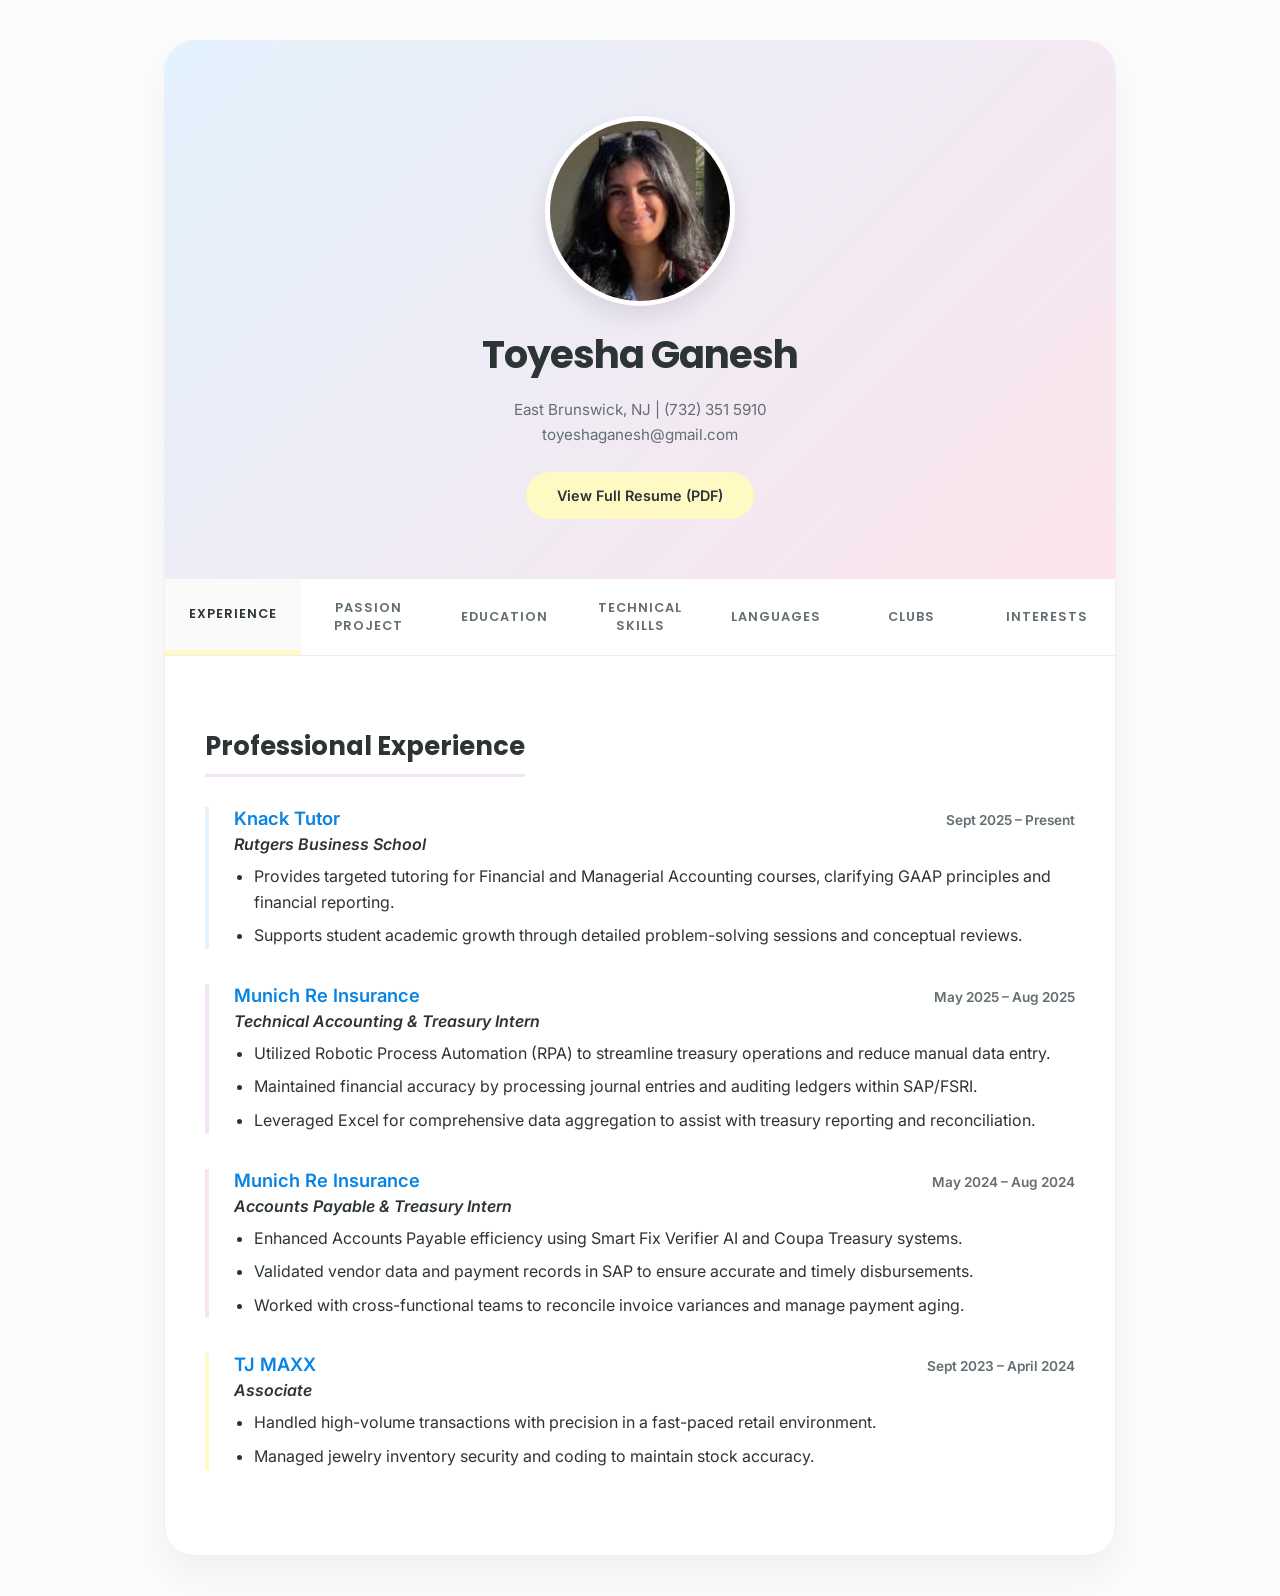
<file: index.html>
<!DOCTYPE html>
<html lang="en">
<head>
    <meta charset="UTF-8">
    <meta name="viewport" content="width=device-width, initial-scale=1.0">
    <title>Toyesha Ganesh | Professional Portfolio</title>
    <link href="https://fonts.googleapis.com/css2?family=Inter:wght@300;400;600&family=Poppins:wght@600&display=swap" rel="stylesheet">
    <style>
        :root {
            --yellow: #FFF9C4; --pink: #FCE4EC; --purple: #F3E5F5; --blue: #E3F2FD;
            --orange: #FFE0B2; --green: #E8F5E9; --text-dark: #2D3436; --text-light: #636E72;
            --accent-blue: #0984e3; --accent-pink: #f06292; --accent-orange: #E67E22;
            --accent-green: #2E7D32; --accent-purple: #6c5ce7;
        }
        body { font-family: 'Inter', sans-serif; background-color: #fcfcfc; color: var(--text-dark); margin: 0; display: flex; justify-content: center; padding: 40px 20px; }
        .portfolio-card { width: 100%; max-width: 950px; background: white; border-radius: 30px; box-shadow: 0 20px 40px rgba(0,0,0,0.05); overflow: hidden; border: 1px solid #f0f0f0; }
        .hero { background: linear-gradient(135deg, var(--blue), var(--pink)); padding: 80px 40px 60px; text-align: center; position: relative; }
        .profile-container { position: relative; width: 180px; height: 180px; margin: 0 auto 25px; display: flex; justify-content: center; align-items: center; }
        .profile-halo { position: absolute; width: 100%; height: 100%; border-radius: 50%; background: linear-gradient(45deg, var(--yellow), var(--pink), var(--purple), var(--blue)); animation: rotateHalo 6s linear infinite; padding: 5px; }
        .profile-img { width: 100%; height: 100%; border-radius: 50%; border: 5px solid white; object-fit: cover; position: relative; z-index: 2; background: white; box-shadow: 0 10px 25px rgba(0,0,0,0.1); animation: float 4s ease-in-out infinite; }
        @keyframes rotateHalo { 0% { transform: rotate(0deg); } 100% { transform: rotate(360deg); } }
        @keyframes float { 0%, 100% { transform: translateY(0px); } 50% { transform: translateY(-10px); } }
        h1 { font-family: 'Poppins', sans-serif; margin: 10px 0 5px; font-size: 2.4rem; letter-spacing: -1px; }
        .contact-info { color: var(--text-light); font-size: 0.95rem; margin-bottom: 25px; line-height: 1.6; }
        .btn-resume { background-color: var(--yellow); padding: 14px 30px; border-radius: 50px; text-decoration: none; color: var(--text-dark); font-weight: 600; font-size: 0.9rem; transition: 0.3s; display: inline-block; border: 1px solid transparent; }
        .btn-resume:hover { transform: scale(1.05); background-color: white; border-color: var(--yellow); }
        
        .tabs { display: flex; background: #fff; border-bottom: 1px solid #eee; flex-wrap: wrap; }
        .tab-btn { flex: 1; padding: 20px 5px; border: none; background: none; cursor: pointer; font-weight: 600; font-family: 'Poppins', sans-serif; color: var(--text-light); transition: 0.3s; font-size: 0.8rem; text-transform: uppercase; letter-spacing: 1px; }
        .tab-btn.active { color: var(--text-dark); border-bottom: 5px solid var(--yellow); background-color: #fafafa; }
        
        .content-section { display: none; padding: 50px 40px; animation: slideUpFade 0.6s ease forwards; }
        .content-section.active { display: block; }
        @keyframes slideUpFade { from { opacity: 0; transform: translateY(20px); } to { opacity: 1; transform: translateY(0); } }
        
        .exp-item { margin-bottom: 35px; padding-left: 25px; border-left: 4px solid var(--blue); }
        .exp-header { display: flex; justify-content: space-between; align-items: baseline; flex-wrap: wrap; margin-bottom: 5px; }
        .company { font-weight: 600; color: var(--accent-blue); font-size: 1.15rem; }
        .date { font-size: 0.85rem; color: var(--text-light); font-weight: 600; }
        .job-title { display: block; font-weight: 600; margin-bottom: 10px; font-style: italic; }
        ul { padding-left: 20px; margin: 0; }
        li { margin-bottom: 8px; font-size: 1rem; line-height: 1.6; }
        .pill-group { display: flex; flex-wrap: wrap; gap: 12px; margin-top: 15px; }
        .pill { padding: 10px 22px; border-radius: 25px; font-size: 0.85rem; font-weight: 600; }
        .pill.blue { background: var(--blue); color: var(--accent-blue); }
        .pill.pink { background: var(--pink); color: var(--accent-pink); }
        .pill.purple { background: var(--purple); color: var(--accent-purple); }
        .pill.orange { background: var(--orange); color: var(--accent-orange); }
        .pill.green { background: var(--green); color: var(--accent-green); }
        h2 { font-family: 'Poppins', sans-serif; border-bottom: 3px solid var(--purple); display: inline-block; padding-bottom: 8px; margin-bottom: 30px; font-size: 1.6rem; }
        
        .iframe-container { width: 100%; border-radius: 20px; overflow: hidden; box-shadow: 0 10px 30px rgba(0,0,0,0.1); border: 1px solid #eee; }
    </style>
</head>
<body>

<div class="portfolio-card">
    <div class="hero">
        <div class="profile-container">
            <div class="profile-halo"></div>
            <img src="Assets/ProfilePic.jpeg" alt="Toyesha Ganesh" class="profile-img">
        </div>
        <h1>Toyesha Ganesh</h1>
        <p class="contact-info">East Brunswick, NJ | (732) 351 5910<br>toyeshaganesh@gmail.com</p>
        <a href="Assets/Resume.pdf" target="_blank" class="btn-resume">View Full Resume (PDF)</a>
    </div>

    <nav class="tabs">
        <button class="tab-btn active" onclick="openTab(event, 'work')">Experience</button>
        <button class="tab-btn" onclick="openTab(event, 'project')">Passion Project</button>
        <button class="tab-btn" onclick="openTab(event, 'edu')">Education</button>
        <button class="tab-btn" onclick="openTab(event, 'skills')">Technical Skills</button>
        <button class="tab-btn" onclick="openTab(event, 'langs')">Languages</button>
        <button class="tab-btn" onclick="openTab(event, 'clubs')">Clubs</button>
        <button class="tab-btn" onclick="openTab(event, 'interests')">Interests</button>
    </nav>

    <div id="work" class="content-section active">
        <h2>Professional Experience</h2>
        
        <div class="exp-item">
            <div class="exp-header"><span class="company">Knack Tutor</span><span class="date">Sept 2025 – Present</span></div>
            <span class="job-title">Rutgers Business School</span>
            <ul>
                <li>Provides targeted tutoring for Financial and Managerial Accounting courses, clarifying GAAP principles and financial reporting.</li>
                <li>Supports student academic growth through detailed problem-solving sessions and conceptual reviews.</li>
            </ul>
        </div>

        <div class="exp-item" style="border-color: var(--purple);">
            <div class="exp-header"><span class="company">Munich Re Insurance</span><span class="date">May 2025 – Aug 2025</span></div>
            <span class="job-title">Technical Accounting & Treasury Intern</span>
            <ul>
                <li>Utilized Robotic Process Automation (RPA) to streamline treasury operations and reduce manual data entry.</li>
                <li>Maintained financial accuracy by processing journal entries and auditing ledgers within SAP/FSRI.</li>
                <li>Leveraged Excel for comprehensive data aggregation to assist with treasury reporting and reconciliation.</li>
            </ul>
        </div>

        <div class="exp-item" style="border-color: var(--pink);">
            <div class="exp-header"><span class="company">Munich Re Insurance</span><span class="date">May 2024 – Aug 2024</span></div>
            <span class="job-title">Accounts Payable & Treasury Intern</span>
            <ul>
                <li>Enhanced Accounts Payable efficiency using Smart Fix Verifier AI and Coupa Treasury systems.</li>
                <li>Validated vendor data and payment records in SAP to ensure accurate and timely disbursements.</li>
                <li>Worked with cross-functional teams to reconcile invoice variances and manage payment aging.</li>
            </ul>
        </div>

        <div class="exp-item" style="border-color: var(--yellow);">
            <div class="exp-header"><span class="company">TJ MAXX</span><span class="date">Sept 2023 – April 2024</span></div>
            <span class="job-title">Associate</span>
            <ul>
                <li>Handled high-volume transactions with precision in a fast-paced retail environment.</li>
                <li>Managed jewelry inventory security and coding to maintain stock accuracy.</li>
            </ul>
        </div>
    </div>

    <div id="project" class="content-section">
        <h2>Passion Project: Accounting Navigator</h2>
        <div style="margin-bottom: 25px;">
            <p><strong>Goal:</strong> I built this interactive tool to help Rutgers students navigate their journey to becoming an accountant. It centralizes <strong>Foundational Core</strong>, <strong>Business Core</strong>, and <strong>Accounting Major</strong> requirements.</p>
        </div>
        <div class="iframe-container">
            <iframe src="https://tg595-code.github.io/tg595.github.io/accounting-navigator/" width="100%" height="650px" style="border:none;"></iframe>
        </div>
        <p style="text-align: center; margin-top: 15px;"><a href="https://tg595-code.github.io/tg595.github.io/accounting-navigator/" target="_blank" style="color: var(--accent-blue); font-weight:600; text-decoration:none;">Open App in Full Screen ↗</a></p>
    </div>

    <div id="edu" class="content-section">
        <h2>Education</h2>
        <div class="exp-item" style="border-color: var(--pink);">
            <div class="exp-header"><span class="company">Rutgers Business School</span><span class="date">Expected Jan 2027</span></div>
            <span class="job-title">B.S. in Accounting and Finance | GPA: 3.7</span>
            <div class="pill-group">
                <span class="pill pink">Financial Accounting</span>
                <span class="pill pink">Intermediate Accounting</span>
                <span class="pill pink">Managerial Accounting</span>
            </div>
        </div>
    </div>

    <div id="skills" class="content-section">
        <h2>Technical Proficiencies</h2>
        <div class="pill-group">
            <span class="pill purple">SAP / FSRI</span>
            <span class="pill purple">Coupa Treasury</span>
            <span class="pill purple">RPA Workflow</span>
            <span class="pill purple">Advanced Excel</span>
            <span class="pill purple">Smart Fix Verifier</span>
        </div>
    </div>

    <div id="langs" class="content-section">
        <h2>Languages</h2>
        <div class="pill-group">
            <span class="pill blue">Hindi (Native)</span>
            <span class="pill blue">Gujarati (Native)</span>
            <span class="pill blue">Spanish (Conversational)</span>
        </div>
    </div>

    <div id="clubs" class="content-section">
        <h2>Leadership & Organizations</h2>
        <div class="pill-group">
            <span class="pill orange">Road to CPA</span>
            <span class="pill orange">Beta Alpha Psi</span>
            <span class="pill orange">Rutgers Accounting Association</span>
        </div>
    </div>

    <div id="interests" class="content-section">
        <h2>Personal Interests</h2>
        <div class="pill-group">
            <span class="pill green">Singing</span>
            <span class="pill green">Piano</span>
            <span class="pill green">Crocheting</span>
        </div>
    </div>
</div>

<script>
    function openTab(evt, tabName) {
        var i, content, tablinks;
        content = document.getElementsByClassName("content-section");
        for (i = 0; i < content.length; i++) { 
            content[i].style.display = "none"; 
            content[i].classList.remove("active"); 
        }
        tablinks = document.getElementsByClassName("tab-btn");
        for (i = 0; i < tablinks.length; i++) { 
            tablinks[i].classList.remove("active"); 
        }
        const activeTab = document.getElementById(tabName);
        activeTab.style.display = "block";
        setTimeout(() => { activeTab.classList.add("active"); }, 10);
        evt.currentTarget.classList.add("active");
    }
</script>

</body>
</html>
</file>
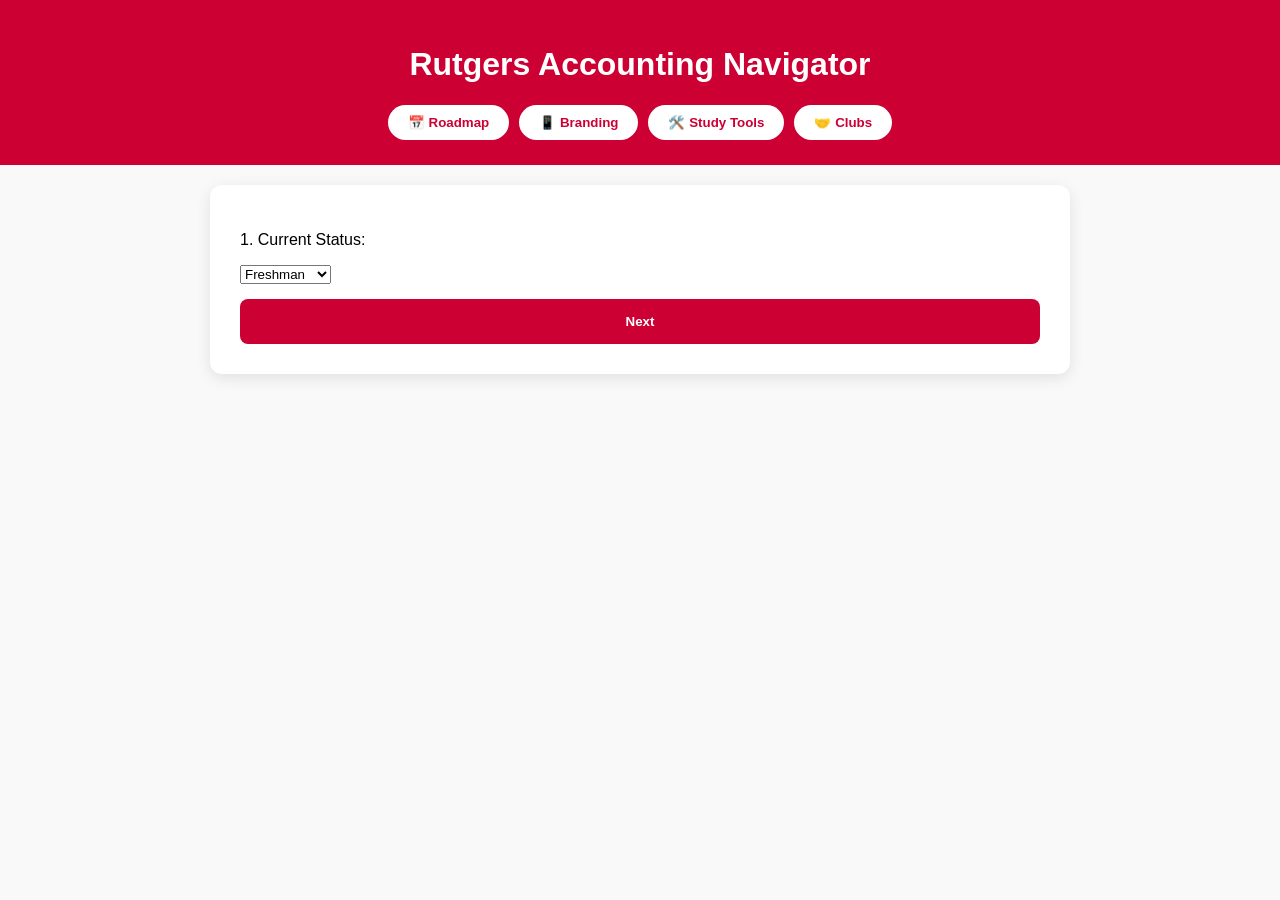
<file: accounting-navigator/index.html>
<!DOCTYPE html>
<html lang="en">
<head>
    <meta charset="UTF-8">
    <meta name="viewport" content="width=device-width, initial-scale=1.0">
    <title>Rutgers Accounting Navigator</title>
    <link rel="stylesheet" href="style.css">
</head>
<body>
    <header>
        <h1>Rutgers Accounting Navigator</h1>
        <nav>
            <button onclick="showTab('plan')">📅 Roadmap</button>
            <button onclick="showTab('branding')">📱 Branding</button>
            <button onclick="showTab('tools')">🛠️ Study Tools</button>
            <button onclick="showTab('engagement')">🤝 Clubs</button>
        </nav>
    </header>

    <main id="app-container">
        <section id="plan" class="tab-content">
            <div id="survey-container">
                <div id="step1">
                    <p>1. Current Status:</p>
                    <select id="user-year">
                        <option value="freshman">Freshman</option>
                        <option value="sophomore">Sophomore</option>
                        <option value="junior">Junior</option>
                        <option value="senior">Senior</option>
                    </select>
                    <button class="action-btn" onclick="nextStep(1)">Next</button>
                </div>
                <div id="step2" class="hidden">
                    <p>2. Pathway:</p>
                    <select id="path"><option>120 Credits</option><option>150 Credits</option></select>
                    <button class="action-btn" onclick="nextStep(2)">Next</button>
                </div>
                <div id="step3" class="hidden">
                    <p>3. Target Graduation:</p>
                    <input type="text" id="grad-date" placeholder="e.g. May 2027">
                    <button class="action-btn" onclick="runNavigatorV3()">Show My Plan</button>
                </div>
            </div>

            <div id="personalized-results" class="hidden">
                <div class="summary-card">
                    <p>Check mark what you have finished. Click <strong>Submit</strong> to save your remaining classes as a PDF.</p>
                    <button class="action-btn" style="background:#2ecc71;" onclick="generatePDF()">Submit & Download PDF</button>
                </div>
                <div id="checklist-area"></div>
                <button class="action-btn" style="background:#666;" onclick="location.reload()">Start Over</button>
            </div>
        </section>

        <section id="branding" class="tab-content hidden"><div id="branding-list"></div></section>
        <section id="tools" class="tab-content hidden"><div id="tools-list"></div></section>
        <section id="engagement" class="tab-content hidden"><div id="clubs-list"></div></section>
    </main>
    <script src="app.js"></script>
</body>
</html>
</file>
<file: accounting-navigator/style.css>
:root { --ru-red: #cc0033; }
body { font-family: 'Segoe UI', sans-serif; background: #f9f9f9; margin: 0; padding-bottom: 50px; }
header { background: var(--ru-red); color: white; padding: 25px; text-align: center; }
nav { display: flex; justify-content: center; gap: 10px; margin-top: 15px; }
nav button { padding: 10px 20px; border-radius: 20px; border: none; cursor: pointer; font-weight: bold; background: #fff; color: var(--ru-red); }

#app-container { max-width: 800px; margin: 20px auto; background: white; padding: 30px; border-radius: 12px; box-shadow: 0 4px 15px rgba(0,0,0,0.1); }
.hidden { display: none; }
.action-btn { background: var(--ru-red); color: white; border: none; padding: 15px; width: 100%; border-radius: 8px; font-weight: bold; cursor: pointer; margin-top: 15px; }

.result-box { border-left: 5px solid var(--ru-red); background: #fffcfc; padding: 15px; margin-bottom: 20px; box-shadow: 2px 2px 5px rgba(0,0,0,0.02); }
.check-item { margin: 10px 0; display: flex; align-items: center; gap: 10px; }
.summary-card { background: #fdf2f2; padding: 20px; border-radius: 10px; text-align: center; margin-bottom: 25px; border: 1px solid #fabebb; }
.resource-card { padding: 15px; border-bottom: 1px solid #eee; }
a { color: var(--ru-red); text-decoration: none; font-weight: bold; }
</file>
